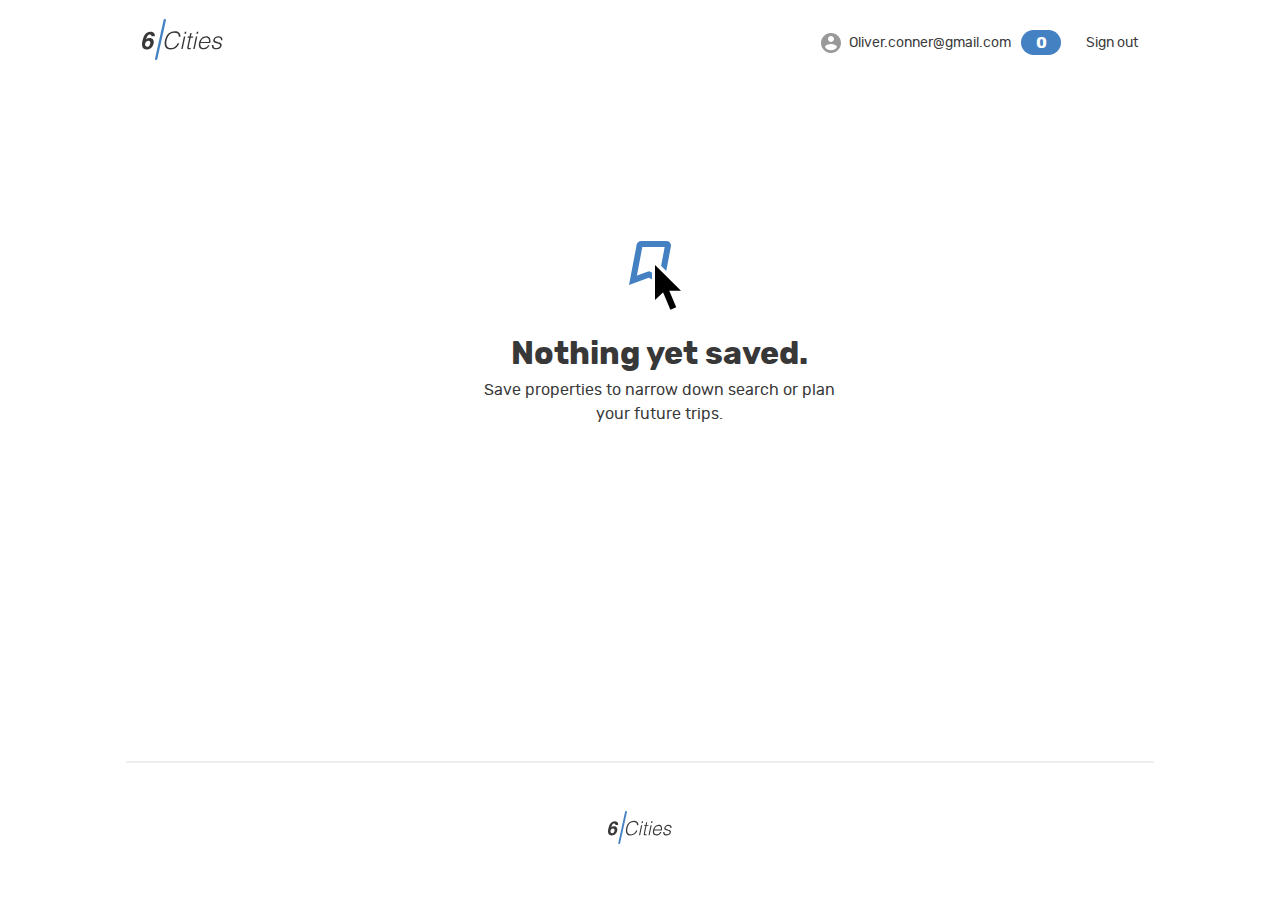
<file: markup/favorites-empty.html>
<!DOCTYPE html>
<html lang="en">
  <head>
    <meta charset="utf-8">
    <meta http-equiv="X-UA-Compatible" content="IE=edge">
    <meta name="viewport" content="width=device-width, initial-scale=1.0">
    <title>6 cities: favorites empty</title>
    <link rel="stylesheet" href="css/main.css">
  </head>

  <body>
    <div style="display: none">
      <!--
        Нет необходимости копировать данный блок в компоненты. Блок с `svg`-изображениями
        присутствует в разметке файла `index.html`.
      -->
      <svg xmlns="http://www.w3.org/2000/svg"><symbol id="icon-arrow-select" viewbox="0 0 7 4"><path fill-rule="evenodd" clip-rule="evenodd" d="M0 0l3.5 2.813L7 0v1.084L3.5 4 0 1.084V0z"></path></symbol><symbol id="icon-bookmark" viewbox="0 0 17 18"><path d="M3.993 2.185l.017-.092V2c0-.554.449-1 .99-1h10c.522 0 .957.41.997.923l-2.736 14.59-4.814-2.407-.39-.195-.408.153L1.31 16.44 3.993 2.185z"></path></symbol><symbol id="icon-star" viewbox="0 0 13 12"><path fill-rule="evenodd" clip-rule="evenodd" d="M6.5 9.644L10.517 12 9.451 7.56 13 4.573l-4.674-.386L6.5 0 4.673 4.187 0 4.573 3.549 7.56 2.483 12 6.5 9.644z"></path></symbol></svg>
    </div>

    <div class="page page--favorites-empty">
      <header class="header">
        <div class="container">
          <div class="header__wrapper">
            <div class="header__left">
              <a class="header__logo-link" href="main.html">
                <img class="header__logo" src="img/logo.svg" alt="6 cities logo" width="81" height="41">
              </a>
            </div>
            <nav class="header__nav">
              <ul class="header__nav-list">
                <li class="header__nav-item user">
                  <a class="header__nav-link header__nav-link--profile" href="#">
                    <div class="header__avatar-wrapper user__avatar-wrapper">
                    </div>
                    <span class="header__user-name user__name">Oliver.conner@gmail.com</span>
                    <span class="header__favorite-count">0</span>
                  </a>
                </li>
                <li class="header__nav-item">
                  <a class="header__nav-link" href="#">
                    <span class="header__signout">Sign out</span>
                  </a>
                </li>
              </ul>
            </nav>
          </div>
        </div>
      </header>

      <main class="page__main page__main--favorites page__main--favorites-empty">
        <div class="page__favorites-container container">
          <section class="favorites favorites--empty">
            <h1 class="visually-hidden">Favorites (empty)</h1>
            <div class="favorites__status-wrapper">
              <b class="favorites__status">Nothing yet saved.</b>
              <p class="favorites__status-description">Save properties to narrow down search or plan your future trips.</p>
            </div>
          </section>
        </div>
      </main>
      <footer class="footer">
        <a class="footer__logo-link" href="main.html">
          <img class="footer__logo" src="img/logo.svg" alt="6 cities logo" width="64" height="33">
        </a>
      </footer>
    </div>
  </body>
</html>
</file>
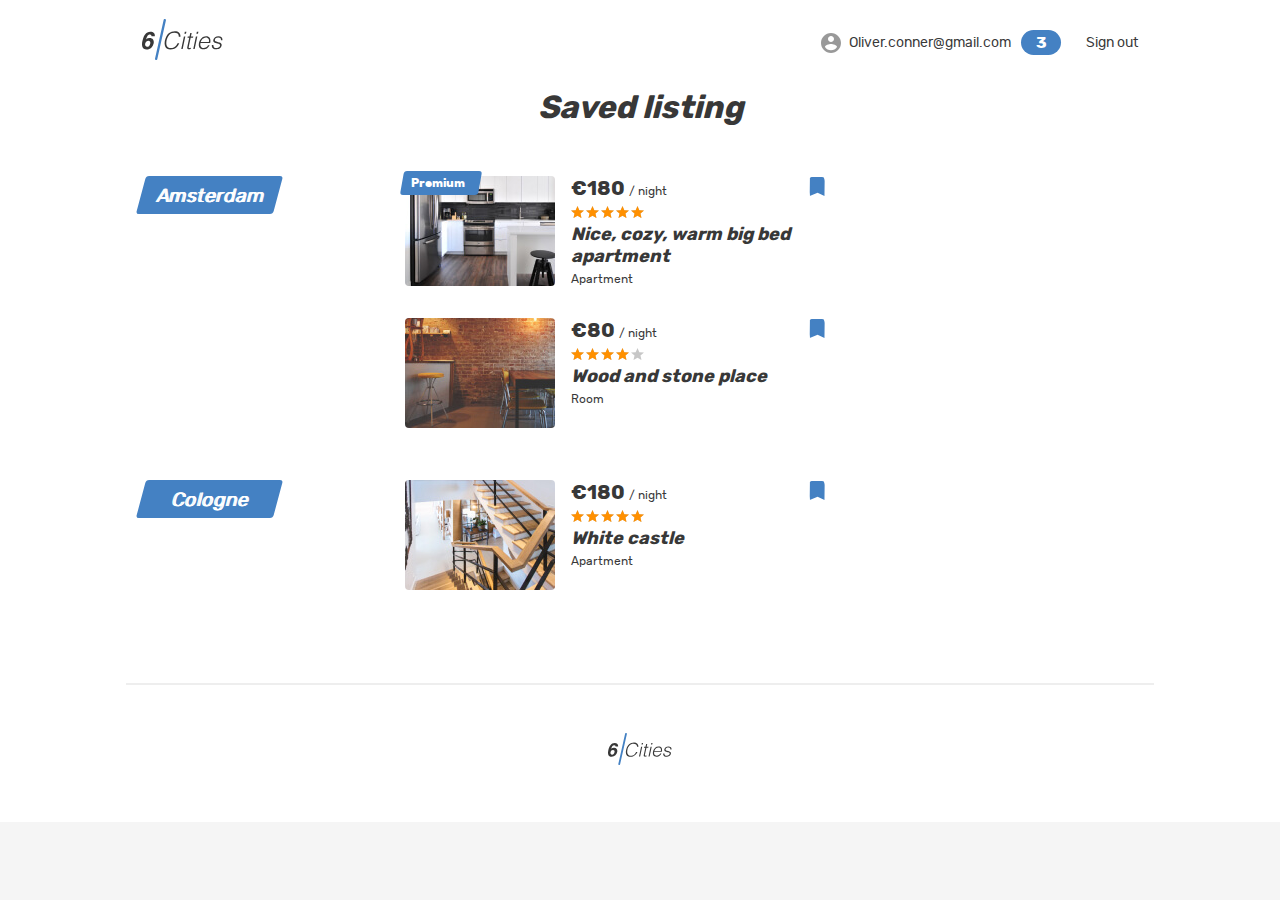
<file: markup/favorites.html>
<!DOCTYPE html>
<html lang="en">
  <head>
    <meta charset="utf-8">
    <meta http-equiv="X-UA-Compatible" content="IE=edge">
    <meta name="viewport" content="width=device-width, initial-scale=1.0">
    <title>6 cities: favorites</title>
    <link rel="stylesheet" href="css/main.css">
  </head>

  <body>
    <div style="display: none">
      <!--
        Нет необходимости копировать данный блок в компоненты. Блок с `svg`-изображениями
        присутствует в разметке файла `index.html`.
      -->
      <svg xmlns="http://www.w3.org/2000/svg"><symbol id="icon-arrow-select" viewbox="0 0 7 4"><path fill-rule="evenodd" clip-rule="evenodd" d="M0 0l3.5 2.813L7 0v1.084L3.5 4 0 1.084V0z"></path></symbol><symbol id="icon-bookmark" viewbox="0 0 17 18"><path d="M3.993 2.185l.017-.092V2c0-.554.449-1 .99-1h10c.522 0 .957.41.997.923l-2.736 14.59-4.814-2.407-.39-.195-.408.153L1.31 16.44 3.993 2.185z"></path></symbol><symbol id="icon-star" viewbox="0 0 13 12"><path fill-rule="evenodd" clip-rule="evenodd" d="M6.5 9.644L10.517 12 9.451 7.56 13 4.573l-4.674-.386L6.5 0 4.673 4.187 0 4.573 3.549 7.56 2.483 12 6.5 9.644z"></path></symbol></svg>
    </div>

    <div class="page">
      <header class="header">
        <div class="container">
          <div class="header__wrapper">
            <div class="header__left">
              <a class="header__logo-link" href="main.html">
                <img class="header__logo" src="img/logo.svg" alt="6 cities logo" width="81" height="41">
              </a>
            </div>
            <nav class="header__nav">
              <ul class="header__nav-list">
                <li class="header__nav-item user">
                  <a class="header__nav-link header__nav-link--profile" href="#">
                    <div class="header__avatar-wrapper user__avatar-wrapper">
                    </div>
                    <span class="header__user-name user__name">Oliver.conner@gmail.com</span>
                    <span class="header__favorite-count">3</span>
                  </a>
                </li>
                <li class="header__nav-item">
                  <a class="header__nav-link" href="#">
                    <span class="header__signout">Sign out</span>
                  </a>
                </li>
              </ul>
            </nav>
          </div>
        </div>
      </header>

      <main class="page__main page__main--favorites">
        <div class="page__favorites-container container">
          <section class="favorites">
            <h1 class="favorites__title">Saved listing</h1>
            <ul class="favorites__list">
              <li class="favorites__locations-items">
                <div class="favorites__locations locations locations--current">
                  <div class="locations__item">
                    <a class="locations__item-link" href="#">
                      <span>Amsterdam</span>
                    </a>
                  </div>
                </div>
                <div class="favorites__places">
                  <article class="favorites__card place-card">
                    <div class="place-card__mark">
                      <span>Premium</span>
                    </div>
                    <div class="favorites__image-wrapper place-card__image-wrapper">
                      <a href="#">
                        <img class="place-card__image" src="img/apartment-small-03.jpg" width="150" height="110" alt="Place image">
                      </a>
                    </div>
                    <div class="favorites__card-info place-card__info">
                      <div class="place-card__price-wrapper">
                        <div class="place-card__price">
                          <b class="place-card__price-value">&euro;180</b>
                          <span class="place-card__price-text">&#47;&nbsp;night</span>
                        </div>
                        <button class="place-card__bookmark-button place-card__bookmark-button--active button" type="button">
                          <svg class="place-card__bookmark-icon" width="18" height="19">
                            <use xlink:href="#icon-bookmark"></use>
                          </svg>
                          <span class="visually-hidden">In bookmarks</span>
                        </button>
                      </div>
                      <div class="place-card__rating rating">
                        <div class="place-card__stars rating__stars">
                          <span style="width: 100%"></span>
                          <span class="visually-hidden">Rating</span>
                        </div>
                      </div>
                      <h2 class="place-card__name">
                        <a href="#">Nice, cozy, warm big bed apartment</a>
                      </h2>
                      <p class="place-card__type">Apartment</p>
                    </div>
                  </article>

                  <article class="favorites__card place-card">
                    <div class="favorites__image-wrapper place-card__image-wrapper">
                      <a href="#">
                        <img class="place-card__image" src="img/room-small.jpg" width="150" height="110" alt="Place image">
                      </a>
                    </div>
                    <div class="favorites__card-info place-card__info">
                      <div class="place-card__price-wrapper">
                        <div class="place-card__price">
                          <b class="place-card__price-value">&euro;80</b>
                          <span class="place-card__price-text">&#47;&nbsp;night</span>
                        </div>
                        <button class="place-card__bookmark-button place-card__bookmark-button--active button" type="button">
                          <svg class="place-card__bookmark-icon" width="18" height="19">
                            <use xlink:href="#icon-bookmark"></use>
                          </svg>
                          <span class="visually-hidden">In bookmarks</span>
                        </button>
                      </div>
                      <div class="place-card__rating rating">
                        <div class="place-card__stars rating__stars">
                          <span style="width: 80%"></span>
                          <span class="visually-hidden">Rating</span>
                        </div>
                      </div>
                      <h2 class="place-card__name">
                        <a href="#">Wood and stone place</a>
                      </h2>
                      <p class="place-card__type">Room</p>
                    </div>
                  </article>
                </div>
              </li>

              <li class="favorites__locations-items">
                <div class="favorites__locations locations locations--current">
                  <div class="locations__item">
                    <a class="locations__item-link" href="#">
                      <span>Cologne</span>
                    </a>
                  </div>
                </div>
                <div class="favorites__places">
                  <article class="favorites__card place-card">
                    <div class="favorites__image-wrapper place-card__image-wrapper">
                      <a href="#">
                        <img class="place-card__image" src="img/apartment-small-04.jpg" width="150" height="110" alt="Place image">
                      </a>
                    </div>
                    <div class="favorites__card-info place-card__info">
                      <div class="place-card__price-wrapper">
                        <div class="place-card__price">
                          <b class="place-card__price-value">&euro;180</b>
                          <span class="place-card__price-text">&#47;&nbsp;night</span>
                        </div>
                        <button class="place-card__bookmark-button place-card__bookmark-button--active button" type="button">
                          <svg class="place-card__bookmark-icon" width="18" height="19">
                            <use xlink:href="#icon-bookmark"></use>
                          </svg>
                          <span class="visually-hidden">In bookmarks</span>
                        </button>
                      </div>
                      <div class="place-card__rating rating">
                        <div class="place-card__stars rating__stars">
                          <span style="width: 100%"></span>
                          <span class="visually-hidden">Rating</span>
                        </div>
                      </div>
                      <h2 class="place-card__name">
                        <a href="#">White castle</a>
                      </h2>
                      <p class="place-card__type">Apartment</p>
                    </div>
                  </article>
                </div>
              </li>
            </ul>
          </section>
        </div>
      </main>
      <footer class="footer container">
        <a class="footer__logo-link" href="main.html">
          <img class="footer__logo" src="img/logo.svg" alt="6 cities logo" width="64" height="33">
        </a>
      </footer>
    </div>
  </body>
</html>
</file>
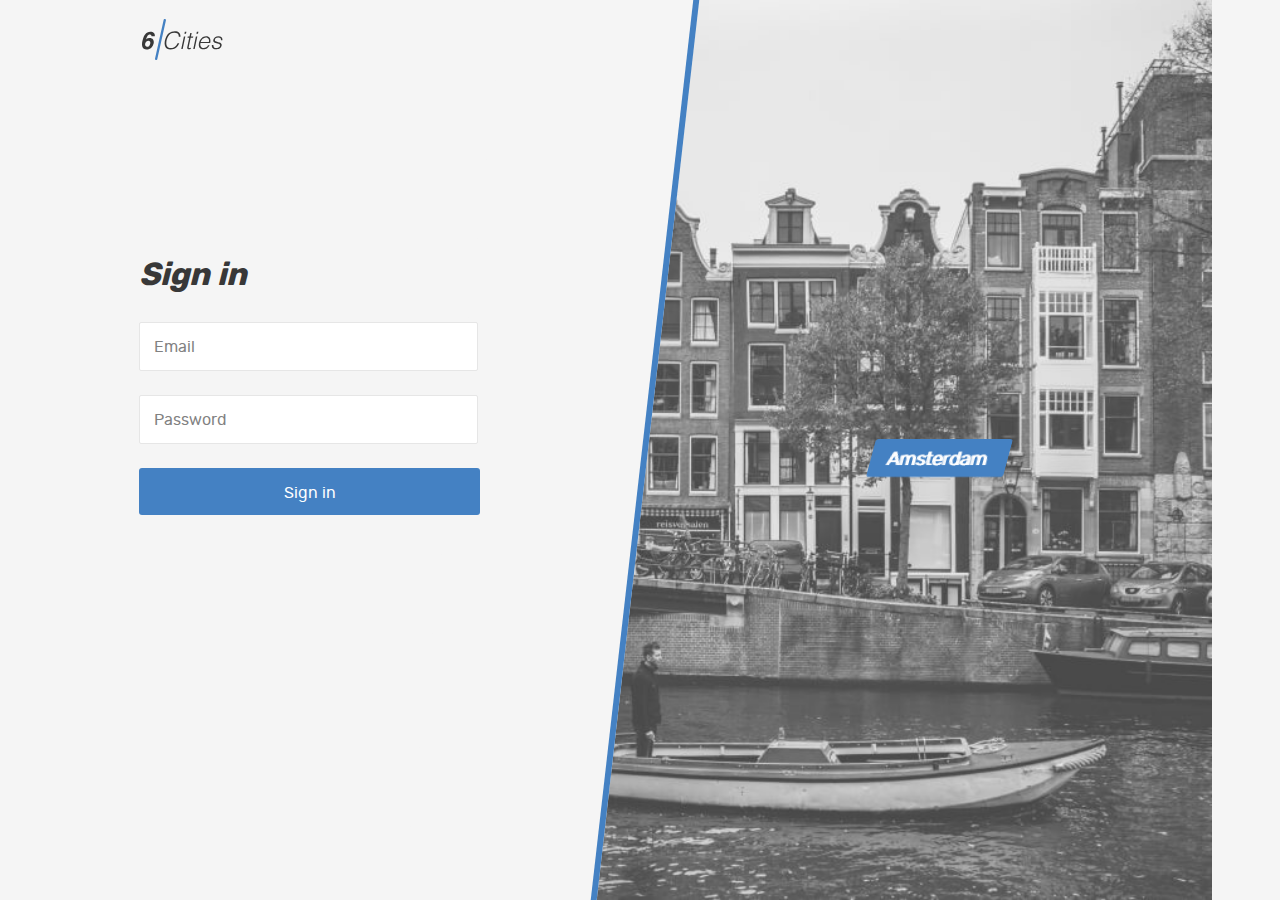
<file: markup/login.html>
<!DOCTYPE html>
<html lang="en">
  <head>
    <meta charset="utf-8">
    <meta http-equiv="X-UA-Compatible" content="IE=edge">
    <meta name="viewport" content="width=device-width, initial-scale=1.0">
    <title>6 cities: authorization</title>
    <link rel="stylesheet" href="css/main.css">
  </head>

  <body>
    <div style="display: none">
      <!--
        Нет необходимости копировать данный блок в компоненты. Блок с `svg`-изображениями
        присутствует в разметке файла `index.html`.
      -->
      <svg xmlns="http://www.w3.org/2000/svg"><symbol id="icon-arrow-select" viewbox="0 0 7 4"><path fill-rule="evenodd" clip-rule="evenodd" d="M0 0l3.5 2.813L7 0v1.084L3.5 4 0 1.084V0z"></path></symbol><symbol id="icon-bookmark" viewbox="0 0 17 18"><path d="M3.993 2.185l.017-.092V2c0-.554.449-1 .99-1h10c.522 0 .957.41.997.923l-2.736 14.59-4.814-2.407-.39-.195-.408.153L1.31 16.44 3.993 2.185z"></path></symbol><symbol id="icon-star" viewbox="0 0 13 12"><path fill-rule="evenodd" clip-rule="evenodd" d="M6.5 9.644L10.517 12 9.451 7.56 13 4.573l-4.674-.386L6.5 0 4.673 4.187 0 4.573 3.549 7.56 2.483 12 6.5 9.644z"></path></symbol></svg>
    </div>

    <div class="page page--gray page--login">
      <header class="header">
        <div class="container">
          <div class="header__wrapper">
            <div class="header__left">
              <a class="header__logo-link" href="main.html">
                <img class="header__logo" src="img/logo.svg" alt="6 cities logo" width="81" height="41">
              </a>
            </div>
          </div>
        </div>
      </header>

      <main class="page__main page__main--login">
        <div class="page__login-container container">
          <section class="login">
            <h1 class="login__title">Sign in</h1>
            <form class="login__form form" action="#" method="post">
              <div class="login__input-wrapper form__input-wrapper">
                <label class="visually-hidden">E-mail</label>
                <input class="login__input form__input" type="email" name="email" placeholder="Email" required="">
              </div>
              <div class="login__input-wrapper form__input-wrapper">
                <label class="visually-hidden">Password</label>
                <input class="login__input form__input" type="password" name="password" placeholder="Password" required="">
              </div>
              <button class="login__submit form__submit button" type="submit">Sign in</button>
            </form>
          </section>
          <section class="locations locations--login locations--current">
            <div class="locations__item">
              <a class="locations__item-link" href="#">
                <span>Amsterdam</span>
              </a>
            </div>
          </section>
        </div>
      </main>
    </div>
  </body>
</html>
</file>
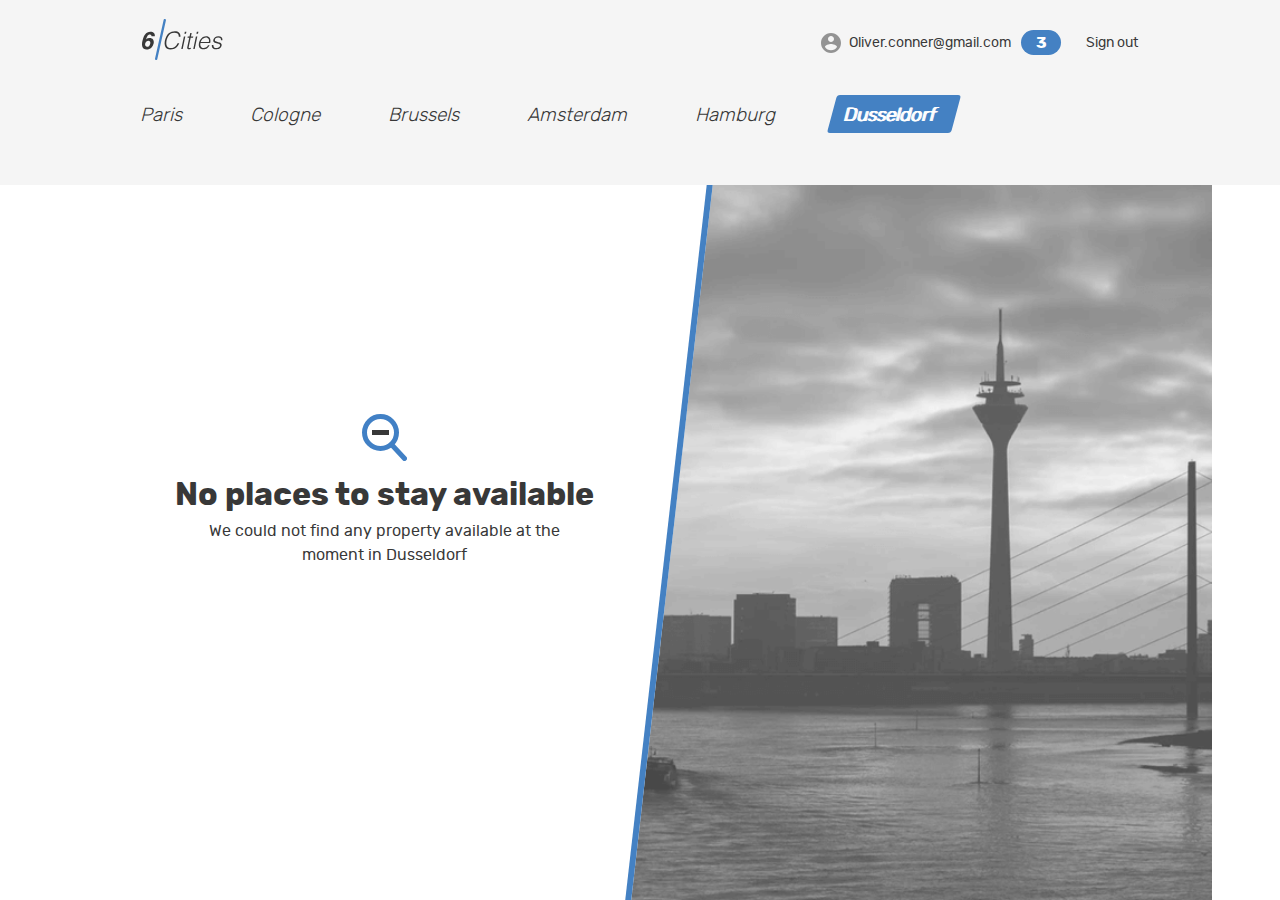
<file: markup/main-empty.html>
<!DOCTYPE html>
<html lang="en">
  <head>
    <meta charset="utf-8">
    <meta http-equiv="X-UA-Compatible" content="IE=edge">
    <meta name="viewport" content="width=device-width, initial-scale=1.0">
    <title>6 cities</title>
    <link rel="stylesheet" href="css/main.css">
  </head>

  <body>
    <div style="display: none">
      <!--
        Нет необходимости копировать данный блок в компоненты. Блок с `svg`-изображениями
        присутствует в разметке файла `index.html`.
      -->
      <svg xmlns="http://www.w3.org/2000/svg"><symbol id="icon-arrow-select" viewbox="0 0 7 4"><path fill-rule="evenodd" clip-rule="evenodd" d="M0 0l3.5 2.813L7 0v1.084L3.5 4 0 1.084V0z"></path></symbol><symbol id="icon-bookmark" viewbox="0 0 17 18"><path d="M3.993 2.185l.017-.092V2c0-.554.449-1 .99-1h10c.522 0 .957.41.997.923l-2.736 14.59-4.814-2.407-.39-.195-.408.153L1.31 16.44 3.993 2.185z"></path></symbol><symbol id="icon-star" viewbox="0 0 13 12"><path fill-rule="evenodd" clip-rule="evenodd" d="M6.5 9.644L10.517 12 9.451 7.56 13 4.573l-4.674-.386L6.5 0 4.673 4.187 0 4.573 3.549 7.56 2.483 12 6.5 9.644z"></path></symbol></svg>
    </div>

    <div class="page page--gray page--main">
      <header class="header">
        <div class="container">
          <div class="header__wrapper">
            <div class="header__left">
              <a class="header__logo-link header__logo-link--active">
                <img class="header__logo" src="img/logo.svg" alt="6 cities logo" width="81" height="41">
              </a>
            </div>
            <nav class="header__nav">
              <ul class="header__nav-list">
                <li class="header__nav-item user">
                  <a class="header__nav-link header__nav-link--profile" href="#">
                    <div class="header__avatar-wrapper user__avatar-wrapper">
                    </div>
                    <span class="header__user-name user__name">Oliver.conner@gmail.com</span>
                    <span class="header__favorite-count">3</span>
                  </a>
                </li>
                <li class="header__nav-item">
                  <a class="header__nav-link" href="#">
                    <span class="header__signout">Sign out</span>
                  </a>
                </li>
              </ul>
            </nav>
          </div>
        </div>
      </header>

      <main class="page__main page__main--index page__main--index-empty">
        <h1 class="visually-hidden">Cities</h1>
        <div class="tabs">
          <section class="locations container">
            <ul class="locations__list tabs__list">
              <li class="locations__item">
                <a class="locations__item-link tabs__item" href="#">
                  <span>Paris</span>
                </a>
              </li>
              <li class="locations__item">
                <a class="locations__item-link tabs__item" href="#">
                  <span>Cologne</span>
                </a>
              </li>
              <li class="locations__item">
                <a class="locations__item-link tabs__item" href="#">
                  <span>Brussels</span>
                </a>
              </li>
              <li class="locations__item">
                <a class="locations__item-link tabs__item">
                  <span>Amsterdam</span>
                </a>
              </li>
              <li class="locations__item">
                <a class="locations__item-link tabs__item" href="#">
                  <span>Hamburg</span>
                </a>
              </li>
              <li class="locations__item">
                <a class="locations__item-link tabs__item tabs__item--active" href="#">
                  <span>Dusseldorf</span>
                </a>
              </li>
            </ul>
          </section>
        </div>
        <div class="cities">
          <div class="cities__places-container cities__places-container--empty container">
            <section class="cities__no-places">
              <div class="cities__status-wrapper tabs__content">
                <b class="cities__status">No places to stay available</b>
                <p class="cities__status-description">We could not find any property available at the moment in Dusseldorf</p>
              </div>
            </section>
            <div class="cities__right-section"></div>
          </div>
        </div>
      </main>
    </div></body>

</html>
</file>
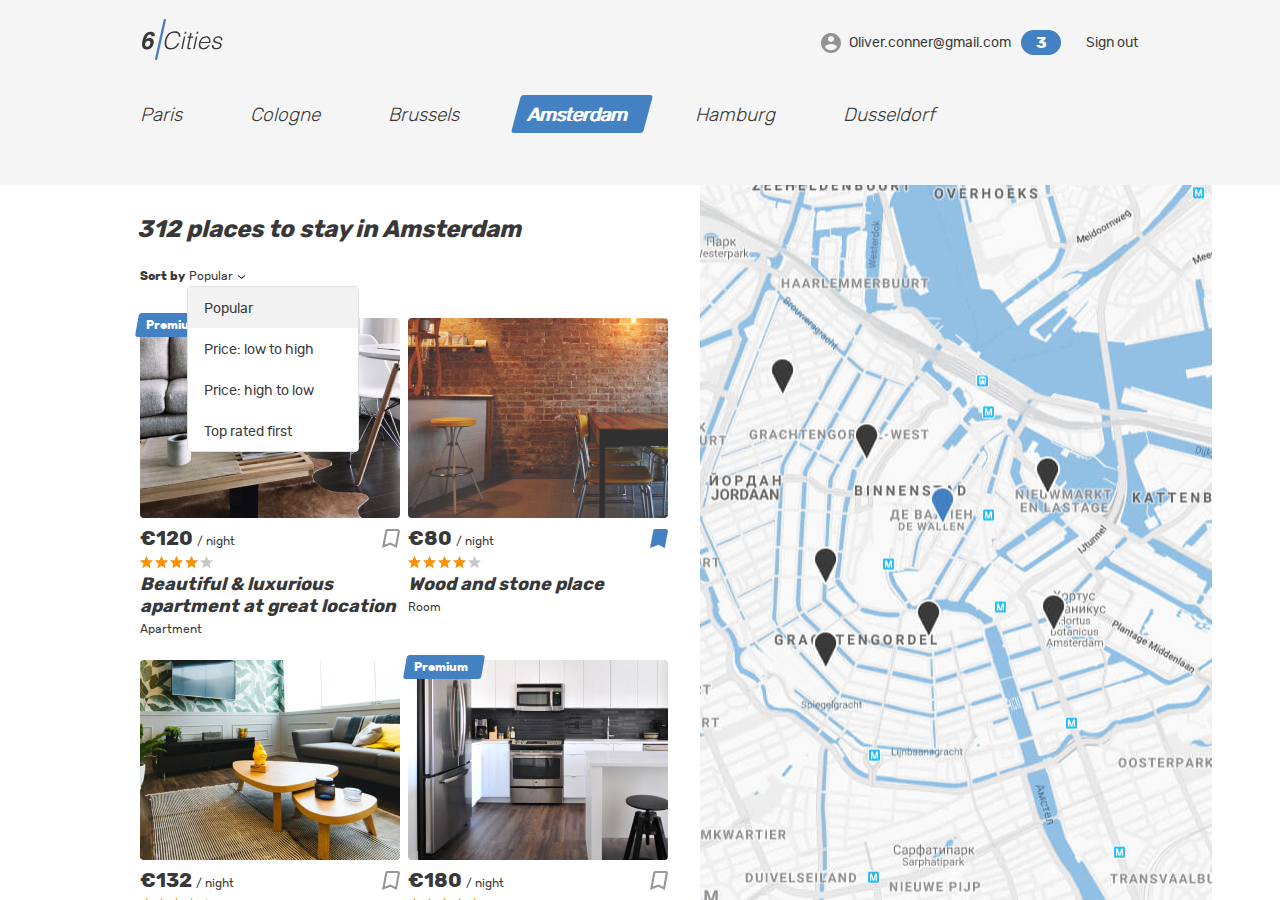
<file: markup/main.html>
<!DOCTYPE html>
<html lang="en">
  <head>
    <meta charset="utf-8">
    <meta http-equiv="X-UA-Compatible" content="IE=edge">
    <meta name="viewport" content="width=device-width, initial-scale=1.0">
    <title>6 cities</title>
    <link rel="stylesheet" href="css/main.css">
  </head>

  <body>
    <div style="display: none">
      <!--
        Нет необходимости копировать данный блок в компоненты. Блок с `svg`-изображениями
        присутствует в разметке файла `index.html`.
      -->
      <svg xmlns="http://www.w3.org/2000/svg"><symbol id="icon-arrow-select" viewbox="0 0 7 4"><path fill-rule="evenodd" clip-rule="evenodd" d="M0 0l3.5 2.813L7 0v1.084L3.5 4 0 1.084V0z"></path></symbol><symbol id="icon-bookmark" viewbox="0 0 17 18"><path d="M3.993 2.185l.017-.092V2c0-.554.449-1 .99-1h10c.522 0 .957.41.997.923l-2.736 14.59-4.814-2.407-.39-.195-.408.153L1.31 16.44 3.993 2.185z"></path></symbol><symbol id="icon-star" viewbox="0 0 13 12"><path fill-rule="evenodd" clip-rule="evenodd" d="M6.5 9.644L10.517 12 9.451 7.56 13 4.573l-4.674-.386L6.5 0 4.673 4.187 0 4.573 3.549 7.56 2.483 12 6.5 9.644z"></path></symbol></svg>
    </div>

    <div class="page page--gray page--main">
      <header class="header">
        <div class="container">
          <div class="header__wrapper">
            <div class="header__left">
              <a class="header__logo-link header__logo-link--active">
                <img class="header__logo" src="img/logo.svg" alt="6 cities logo" width="81" height="41">
              </a>
            </div>
            <nav class="header__nav">
              <ul class="header__nav-list">
                <li class="header__nav-item user">
                  <a class="header__nav-link header__nav-link--profile" href="#">
                    <div class="header__avatar-wrapper user__avatar-wrapper">
                    </div>
                    <span class="header__user-name user__name">Oliver.conner@gmail.com</span>
                    <span class="header__favorite-count">3</span>
                  </a>
                </li>
                <li class="header__nav-item">
                  <a class="header__nav-link" href="#">
                    <span class="header__signout">Sign out</span>
                  </a>
                </li>
              </ul>
            </nav>
          </div>
        </div>
      </header>

      <main class="page__main page__main--index">
        <h1 class="visually-hidden">Cities</h1>
        <div class="tabs">
          <section class="locations container">
            <ul class="locations__list tabs__list">
              <li class="locations__item">
                <a class="locations__item-link tabs__item" href="#">
                  <span>Paris</span>
                </a>
              </li>
              <li class="locations__item">
                <a class="locations__item-link tabs__item" href="#">
                  <span>Cologne</span>
                </a>
              </li>
              <li class="locations__item">
                <a class="locations__item-link tabs__item" href="#">
                  <span>Brussels</span>
                </a>
              </li>
              <li class="locations__item">
                <a class="locations__item-link tabs__item tabs__item--active">
                  <span>Amsterdam</span>
                </a>
              </li>
              <li class="locations__item">
                <a class="locations__item-link tabs__item" href="#">
                  <span>Hamburg</span>
                </a>
              </li>
              <li class="locations__item">
                <a class="locations__item-link tabs__item" href="#">
                  <span>Dusseldorf</span>
                </a>
              </li>
            </ul>
          </section>
        </div>
        <div class="cities">
          <div class="cities__places-container container">
            <section class="cities__places places">
              <h2 class="visually-hidden">Places</h2>
              <b class="places__found">312 places to stay in Amsterdam</b>
              <form class="places__sorting" action="#" method="get">
                <span class="places__sorting-caption">Sort by</span>
                <span class="places__sorting-type" tabindex="0">
                  Popular
                  <svg class="places__sorting-arrow" width="7" height="4">
                    <use xlink:href="#icon-arrow-select"></use>
                  </svg>
                </span>
                <ul class="places__options places__options--custom places__options--opened">
                  <li class="places__option places__option--active" tabindex="0">Popular</li>
                  <li class="places__option" tabindex="0">Price: low to high</li>
                  <li class="places__option" tabindex="0">Price: high to low</li>
                  <li class="places__option" tabindex="0">Top rated first</li>
                </ul>
              </form>
              <div class="cities__places-list places__list tabs__content">
                <article class="cities__card place-card">
                  <div class="place-card__mark">
                    <span>Premium</span>
                  </div>
                  <div class="cities__image-wrapper place-card__image-wrapper">
                    <a href="#">
                      <img class="place-card__image" src="img/apartment-01.jpg" width="260" height="200" alt="Place image">
                    </a>
                  </div>
                  <div class="place-card__info">
                    <div class="place-card__price-wrapper">
                      <div class="place-card__price">
                        <b class="place-card__price-value">&euro;120</b>
                        <span class="place-card__price-text">&#47;&nbsp;night</span>
                      </div>
                      <button class="place-card__bookmark-button button" type="button">
                        <svg class="place-card__bookmark-icon" width="18" height="19">
                          <use xlink:href="#icon-bookmark"></use>
                        </svg>
                        <span class="visually-hidden">To bookmarks</span>
                      </button>
                    </div>
                    <div class="place-card__rating rating">
                      <div class="place-card__stars rating__stars">
                        <span style="width: 80%"></span>
                        <span class="visually-hidden">Rating</span>
                      </div>
                    </div>
                    <h2 class="place-card__name">
                      <a href="#">Beautiful &amp; luxurious apartment at great location</a>
                    </h2>
                    <p class="place-card__type">Apartment</p>
                  </div>
                </article>

                <article class="cities__card place-card">
                  <div class="cities__image-wrapper place-card__image-wrapper">
                    <a href="#">
                      <img class="place-card__image" src="img/room.jpg" width="260" height="200" alt="Place image">
                    </a>
                  </div>
                  <div class="place-card__info">
                    <div class="place-card__price-wrapper">
                      <div class="place-card__price">
                        <b class="place-card__price-value">&euro;80</b>
                        <span class="place-card__price-text">&#47;&nbsp;night</span>
                      </div>
                      <button class="place-card__bookmark-button place-card__bookmark-button--active button" type="button">
                        <svg class="place-card__bookmark-icon" width="18" height="19">
                          <use xlink:href="#icon-bookmark"></use>
                        </svg>
                        <span class="visually-hidden">In bookmarks</span>
                      </button>
                    </div>
                    <div class="place-card__rating rating">
                      <div class="place-card__stars rating__stars">
                        <span style="width: 80%"></span>
                        <span class="visually-hidden">Rating</span>
                      </div>
                    </div>
                    <h2 class="place-card__name">
                      <a href="#">Wood and stone place</a>
                    </h2>
                    <p class="place-card__type">Room</p>
                  </div>
                </article>

                <article class="cities__card place-card">
                  <div class="cities__image-wrapper place-card__image-wrapper">
                    <a href="#">
                      <img class="place-card__image" src="img/apartment-02.jpg" width="260" height="200" alt="Place image">
                    </a>
                  </div>
                  <div class="place-card__info">
                    <div class="place-card__price-wrapper">
                      <div class="place-card__price">
                        <b class="place-card__price-value">&euro;132</b>
                        <span class="place-card__price-text">&#47;&nbsp;night</span>
                      </div>
                      <button class="place-card__bookmark-button button" type="button">
                        <svg class="place-card__bookmark-icon" width="18" height="19">
                          <use xlink:href="#icon-bookmark"></use>
                        </svg>
                        <span class="visually-hidden">To bookmarks</span>
                      </button>
                    </div>
                    <div class="place-card__rating rating">
                      <div class="place-card__stars rating__stars">
                        <span style="width: 80%"></span>
                        <span class="visually-hidden">Rating</span>
                      </div>
                    </div>
                    <h2 class="place-card__name">
                      <a href="#">Canal View Prinsengracht</a>
                    </h2>
                    <p class="place-card__type">Apartment</p>
                  </div>
                </article>

                <article class="cities__card place-card">
                  <div class="place-card__mark">
                    <span>Premium</span>
                  </div>
                  <div class="cities__image-wrapper place-card__image-wrapper">
                    <a href="#">
                      <img class="place-card__image" src="img/apartment-03.jpg" width="260" height="200" alt="Place image">
                    </a>
                  </div>
                  <div class="place-card__info">
                    <div class="place-card__price-wrapper">
                      <div class="place-card__price">
                        <b class="place-card__price-value">&euro;180</b>
                        <span class="place-card__price-text">&#47;&nbsp;night</span>
                      </div>
                      <button class="place-card__bookmark-button button" type="button">
                        <svg class="place-card__bookmark-icon" width="18" height="19">
                          <use xlink:href="#icon-bookmark"></use>
                        </svg>
                        <span class="visually-hidden">To bookmarks</span>
                      </button>
                    </div>
                    <div class="place-card__rating rating">
                      <div class="place-card__stars rating__stars">
                        <span style="width: 100%"></span>
                        <span class="visually-hidden">Rating</span>
                      </div>
                    </div>
                    <h2 class="place-card__name">
                      <a href="#">Nice, cozy, warm big bed apartment</a>
                    </h2>
                    <p class="place-card__type">Apartment</p>
                  </div>
                </article>

                <article class="cities__card place-card">
                  <div class="cities__image-wrapper place-card__image-wrapper">
                    <a href="#">
                      <img class="place-card__image" src="img/room.jpg" width="260" height="200" alt="Place image">
                    </a>
                  </div>
                  <div class="place-card__info">
                    <div class="place-card__price-wrapper">
                      <div class="place-card__price">
                        <b class="place-card__price-value">&euro;80</b>
                        <span class="place-card__price-text">&#47;&nbsp;night</span>
                      </div>
                      <button class="place-card__bookmark-button place-card__bookmark-button--active button" type="button">
                        <svg class="place-card__bookmark-icon" width="18" height="19">
                          <use xlink:href="#icon-bookmark"></use>
                        </svg>
                        <span class="visually-hidden">In bookmarks</span>
                      </button>
                    </div>
                    <div class="place-card__rating rating">
                      <div class="place-card__stars rating__stars">
                        <span style="width: 80%"></span>
                        <span class="visually-hidden">Rating</span>
                      </div>
                    </div>
                    <h2 class="place-card__name">
                      <a href="#">Wood and stone place</a>
                    </h2>
                    <p class="place-card__type">Room</p>
                  </div>
                </article>
              </div>
            </section>
            <div class="cities__right-section">
              <section class="cities__map map"></section>
            </div>
          </div>
        </div>
      </main>
    </div>
  </body>
</html>
</file>
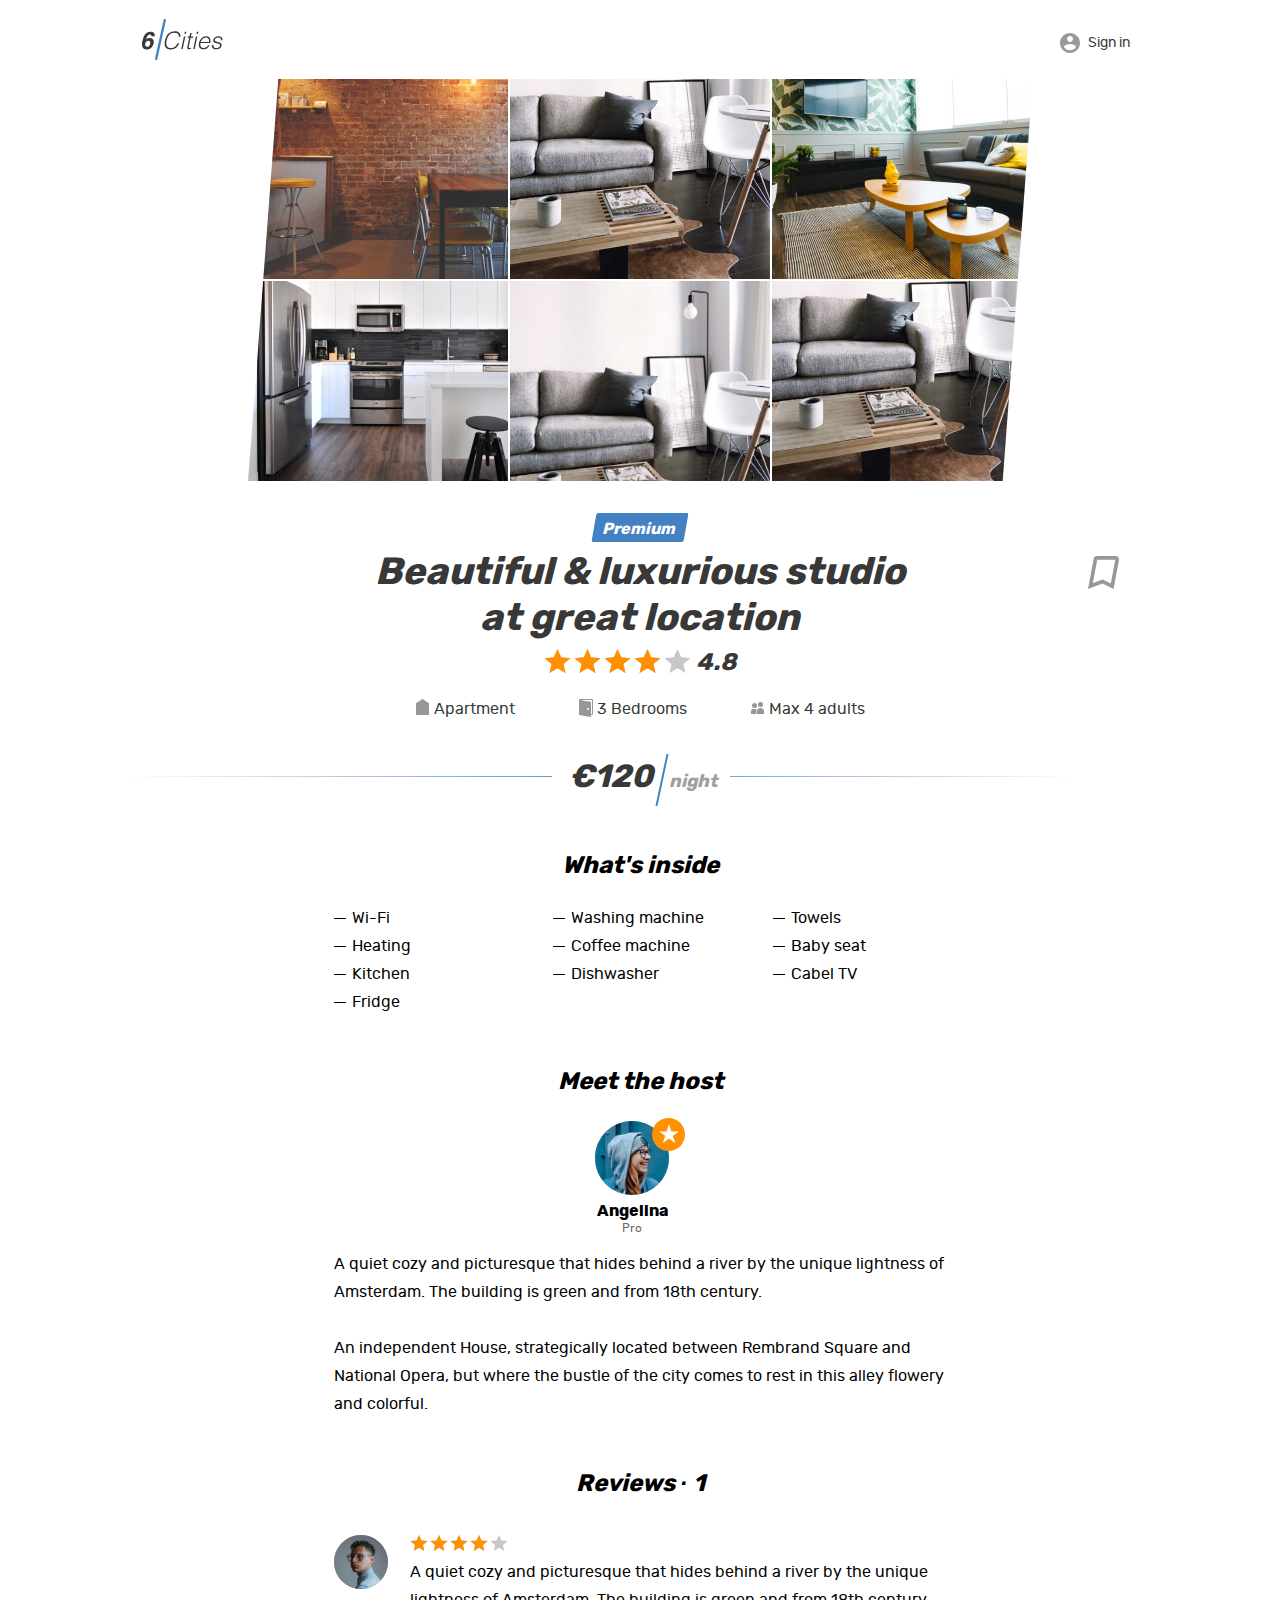
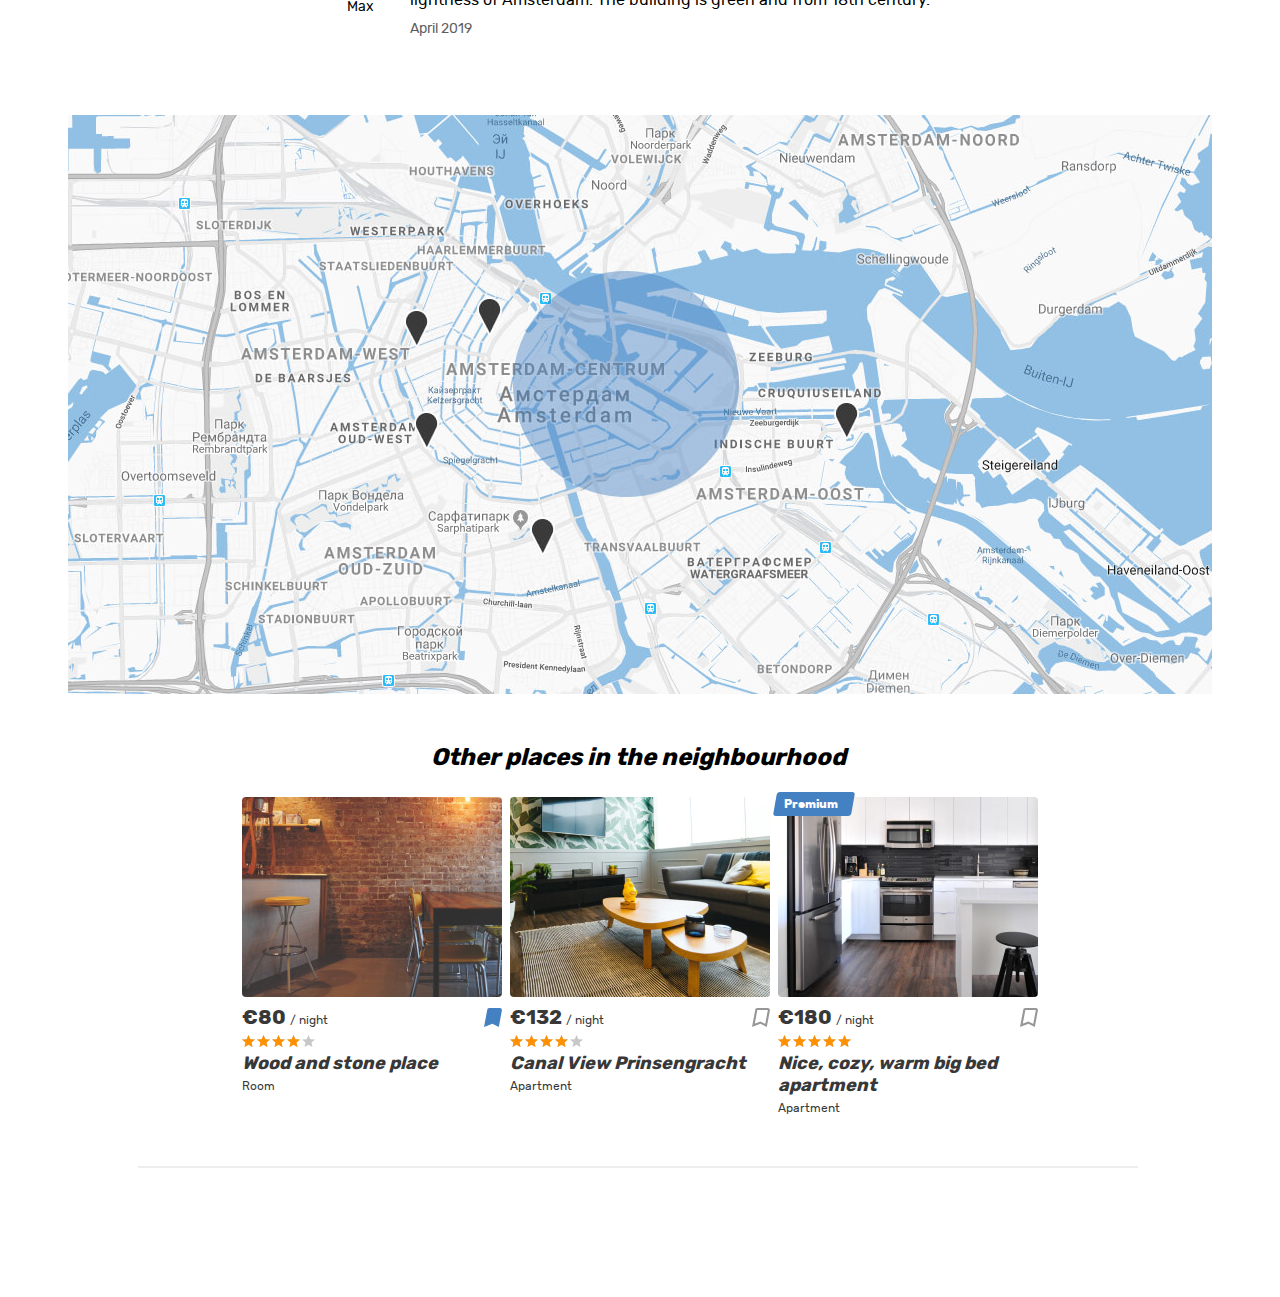
<file: markup/offer-not-logged.html>
<!DOCTYPE html>
<html lang="en">
  <head>
    <meta charset="utf-8">
    <meta http-equiv="X-UA-Compatible" content="IE=edge">
    <meta name="viewport" content="width=device-width, initial-scale=1.0">
    <title>6 cities: offer</title>
    <link rel="stylesheet" href="css/main.css">
  </head>

  <body>
    <div style="display: none">
      <!--
        Нет необходимости копировать данный блок в компоненты. Блок с `svg`-изображениями
        присутствует в разметке файла `index.html`.
      -->
      <svg xmlns="http://www.w3.org/2000/svg"><symbol id="icon-arrow-select" viewbox="0 0 7 4"><path fill-rule="evenodd" clip-rule="evenodd" d="M0 0l3.5 2.813L7 0v1.084L3.5 4 0 1.084V0z"></path></symbol><symbol id="icon-bookmark" viewbox="0 0 17 18"><path d="M3.993 2.185l.017-.092V2c0-.554.449-1 .99-1h10c.522 0 .957.41.997.923l-2.736 14.59-4.814-2.407-.39-.195-.408.153L1.31 16.44 3.993 2.185z"></path></symbol><symbol id="icon-star" viewbox="0 0 13 12"><path fill-rule="evenodd" clip-rule="evenodd" d="M6.5 9.644L10.517 12 9.451 7.56 13 4.573l-4.674-.386L6.5 0 4.673 4.187 0 4.573 3.549 7.56 2.483 12 6.5 9.644z"></path></symbol></svg>
    </div>

    <div class="page">
      <header class="header">
        <div class="container">
          <div class="header__wrapper">
            <div class="header__left">
              <a class="header__logo-link" href="main.html">
                <img class="header__logo" src="img/logo.svg" alt="6 cities logo" width="81" height="41">
              </a>
            </div>
            <nav class="header__nav">
              <ul class="header__nav-list">
                <li class="header__nav-item user">
                  <a class="header__nav-link header__nav-link--profile" href="#">
                    <div class="header__avatar-wrapper user__avatar-wrapper">
                    </div>
                    <span class="header__login">Sign in</span>
                  </a>
                </li>
              </ul>
            </nav>
          </div>
        </div>
      </header>

      <main class="page__main page__main--offer">
        <section class="offer">
          <div class="offer__gallery-container container">
            <div class="offer__gallery">
              <div class="offer__image-wrapper">
                <img class="offer__image" src="img/room.jpg" alt="Photo studio">
              </div>
              <div class="offer__image-wrapper">
                <img class="offer__image" src="img/apartment-01.jpg" alt="Photo studio">
              </div>
              <div class="offer__image-wrapper">
                <img class="offer__image" src="img/apartment-02.jpg" alt="Photo studio">
              </div>
              <div class="offer__image-wrapper">
                <img class="offer__image" src="img/apartment-03.jpg" alt="Photo studio">
              </div>
              <div class="offer__image-wrapper">
                <img class="offer__image" src="img/studio-01.jpg" alt="Photo studio">
              </div>
              <div class="offer__image-wrapper">
                <img class="offer__image" src="img/apartment-01.jpg" alt="Photo studio">
              </div>
            </div>
          </div>
          <div class="offer__container container">
            <div class="offer__wrapper">
              <div class="offer__mark">
                <span>Premium</span>
              </div>
              <div class="offer__name-wrapper">
                <h1 class="offer__name">
                  Beautiful &amp; luxurious studio at great location
                </h1>
                <button class="offer__bookmark-button button" type="button">
                  <svg class="offer__bookmark-icon" width="31" height="33">
                    <use xlink:href="#icon-bookmark"></use>
                  </svg>
                  <span class="visually-hidden">To bookmarks</span>
                </button>
              </div>
              <div class="offer__rating rating">
                <div class="offer__stars rating__stars">
                  <span style="width: 80%"></span>
                  <span class="visually-hidden">Rating</span>
                </div>
                <span class="offer__rating-value rating__value">4.8</span>
              </div>
              <ul class="offer__features">
                <li class="offer__feature offer__feature--entire">
                  Apartment
                </li>
                <li class="offer__feature offer__feature--bedrooms">
                  3 Bedrooms
                </li>
                <li class="offer__feature offer__feature--adults">
                  Max 4 adults
                </li>
              </ul>
              <div class="offer__price">
                <b class="offer__price-value">&euro;120</b>
                <span class="offer__price-text">&nbsp;night</span>
              </div>
              <div class="offer__inside">
                <h2 class="offer__inside-title">What&apos;s inside</h2>
                <ul class="offer__inside-list">
                  <li class="offer__inside-item">
                    Wi-Fi
                  </li>
                  <li class="offer__inside-item">
                    Washing machine
                  </li>
                  <li class="offer__inside-item">
                    Towels
                  </li>
                  <li class="offer__inside-item">
                    Heating
                  </li>
                  <li class="offer__inside-item">
                    Coffee machine
                  </li>
                  <li class="offer__inside-item">
                    Baby seat
                  </li>
                  <li class="offer__inside-item">
                    Kitchen
                  </li>
                  <li class="offer__inside-item">
                    Dishwasher
                  </li>
                  <li class="offer__inside-item">
                    Cabel TV
                  </li>
                  <li class="offer__inside-item">
                    Fridge
                  </li>
                </ul>
              </div>
              <div class="offer__host">
                <h2 class="offer__host-title">Meet the host</h2>
                <div class="offer__host-user user">
                  <div class="offer__avatar-wrapper offer__avatar-wrapper--pro user__avatar-wrapper">
                    <img class="offer__avatar user__avatar" src="img/avatar-angelina.jpg" width="74" height="74" alt="Host avatar">
                  </div>
                  <span class="offer__user-name">
                    Angelina
                  </span>
                  <span class="offer__user-status">
                    Pro
                  </span>
                </div>
                <div class="offer__description">
                  <p class="offer__text">
                    A quiet cozy and picturesque that hides behind a river by the unique lightness of Amsterdam. The building is green and from 18th century.
                  </p>
                  <p class="offer__text">
                    An independent House, strategically located between Rembrand Square and National Opera, but where the bustle of the city comes to rest in this alley flowery and colorful.
                  </p>
                </div>
              </div>
              <section class="offer__reviews reviews">
                <h2 class="reviews__title">Reviews &middot; <span class="reviews__amount">1</span></h2>
                <ul class="reviews__list">
                  <li class="reviews__item">
                    <div class="reviews__user user">
                      <div class="reviews__avatar-wrapper user__avatar-wrapper">
                        <img class="reviews__avatar user__avatar" src="img/avatar-max.jpg" width="54" height="54" alt="Reviews avatar">
                      </div>
                      <span class="reviews__user-name">
                        Max
                      </span>
                    </div>
                    <div class="reviews__info">
                      <div class="reviews__rating rating">
                        <div class="reviews__stars rating__stars">
                          <span style="width: 80%"></span>
                          <span class="visually-hidden">Rating</span>
                        </div>
                      </div>
                      <p class="reviews__text">
                        A quiet cozy and picturesque that hides behind a river by the unique lightness of Amsterdam. The building is green and from 18th century.
                      </p>
                      <time class="reviews__time" datetime="2019-04-24">April 2019</time>
                    </div>
                  </li>
                </ul>
              </section>
            </div>
          </div>
          <section class="offer__map map"></section>
        </section>
        <div class="container">
          <section class="near-places places">
            <h2 class="near-places__title">Other places in the neighbourhood</h2>
            <div class="near-places__list places__list">
              <article class="near-places__card place-card">
                <div class="near-places__image-wrapper place-card__image-wrapper">
                  <a href="#">
                    <img class="place-card__image" src="img/room.jpg" width="260" height="200" alt="Place image">
                  </a>
                </div>
                <div class="place-card__info">
                  <div class="place-card__price-wrapper">
                    <div class="place-card__price">
                      <b class="place-card__price-value">&euro;80</b>
                      <span class="place-card__price-text">&#47;&nbsp;night</span>
                    </div>
                    <button class="place-card__bookmark-button place-card__bookmark-button--active button" type="button">
                      <svg class="place-card__bookmark-icon" width="18" height="19">
                        <use xlink:href="#icon-bookmark"></use>
                      </svg>
                      <span class="visually-hidden">In bookmarks</span>
                    </button>
                  </div>
                  <div class="place-card__rating rating">
                    <div class="place-card__stars rating__stars">
                      <span style="width: 80%"></span>
                      <span class="visually-hidden">Rating</span>
                    </div>
                  </div>
                  <h2 class="place-card__name">
                    <a href="#">Wood and stone place</a>
                  </h2>
                  <p class="place-card__type">Room</p>
                </div>
              </article>

              <article class="near-places__card place-card">
                <div class="near-places__image-wrapper place-card__image-wrapper">
                  <a href="#">
                    <img class="place-card__image" src="img/apartment-02.jpg" width="260" height="200" alt="Place image">
                  </a>
                </div>
                <div class="place-card__info">
                  <div class="place-card__price-wrapper">
                    <div class="place-card__price">
                      <b class="place-card__price-value">&euro;132</b>
                      <span class="place-card__price-text">&#47;&nbsp;night</span>
                    </div>
                    <button class="place-card__bookmark-button button" type="button">
                      <svg class="place-card__bookmark-icon" width="18" height="19">
                        <use xlink:href="#icon-bookmark"></use>
                      </svg>
                      <span class="visually-hidden">To bookmarks</span>
                    </button>
                  </div>
                  <div class="place-card__rating rating">
                    <div class="place-card__stars rating__stars">
                      <span style="width: 80%"></span>
                      <span class="visually-hidden">Rating</span>
                    </div>
                  </div>
                  <h2 class="place-card__name">
                    <a href="#">Canal View Prinsengracht</a>
                  </h2>
                  <p class="place-card__type">Apartment</p>
                </div>
              </article>

              <article class="near-places__card place-card">
                <div class="place-card__mark">
                  <span>Premium</span>
                </div>
                <div class="near-places__image-wrapper place-card__image-wrapper">
                  <a href="#">
                    <img class="place-card__image" src="img/apartment-03.jpg" width="260" height="200" alt="Place image">
                  </a>
                </div>
                <div class="place-card__info">
                  <div class="place-card__price-wrapper">
                    <div class="place-card__price">
                      <b class="place-card__price-value">&euro;180</b>
                      <span class="place-card__price-text">&#47;&nbsp;night</span>
                    </div>
                    <button class="place-card__bookmark-button button" type="button">
                      <svg class="place-card__bookmark-icon" width="18" height="19">
                        <use xlink:href="#icon-bookmark"></use>
                      </svg>
                      <span class="visually-hidden">To bookmarks</span>
                    </button>
                  </div>
                  <div class="place-card__rating rating">
                    <div class="place-card__stars rating__stars">
                      <span style="width: 100%"></span>
                      <span class="visually-hidden">Rating</span>
                    </div>
                  </div>
                  <h2 class="place-card__name">
                    <a href="#">Nice, cozy, warm big bed apartment</a>
                  </h2>
                  <p class="place-card__type">Apartment</p>
                </div>
              </article>
            </div>
          </section>
        </div>
      </main>
    </div>
  </body>
</html>
</file>
<file: markup/css/main.css>
/*! normalize.css v8.0.1 | MIT License | github.com/necolas/normalize.css */html{line-height:1.15;-webkit-text-size-adjust:100%}body{margin:0}main{display:block}h1{font-size:2em;margin:.67em 0}hr{-webkit-box-sizing:content-box;box-sizing:content-box;height:0;overflow:visible}pre{font-family:monospace,monospace;font-size:1em}a{background-color:transparent}abbr[title]{border-bottom:none;text-decoration:underline;-webkit-text-decoration:underline dotted;text-decoration:underline dotted}b,strong{font-weight:bolder}code,kbd,samp{font-family:monospace,monospace;font-size:1em}small{font-size:80%}sub,sup{font-size:75%;line-height:0;position:relative;vertical-align:baseline}sub{bottom:-.25em}sup{top:-.5em}img{border-style:none}button,input,optgroup,select,textarea{font-family:inherit;font-size:100%;line-height:1.15;margin:0}button,input{overflow:visible}button,select{text-transform:none}[type=button],[type=reset],[type=submit],button{-webkit-appearance:button}[type=button]::-moz-focus-inner,[type=reset]::-moz-focus-inner,[type=submit]::-moz-focus-inner,button::-moz-focus-inner{border-style:none;padding:0}[type=button]:-moz-focusring,[type=reset]:-moz-focusring,[type=submit]:-moz-focusring,button:-moz-focusring{outline:1px dotted ButtonText}fieldset{padding:.35em .75em .625em}legend{-webkit-box-sizing:border-box;box-sizing:border-box;color:inherit;display:table;max-width:100%;padding:0;white-space:normal}progress{vertical-align:baseline}textarea{overflow:auto}[type=checkbox],[type=radio]{-webkit-box-sizing:border-box;box-sizing:border-box;padding:0}[type=number]::-webkit-inner-spin-button,[type=number]::-webkit-outer-spin-button{height:auto}[type=search]{-webkit-appearance:textfield;outline-offset:-2px}[type=search]::-webkit-search-decoration{-webkit-appearance:none}::-webkit-file-upload-button{-webkit-appearance:button;font:inherit}details{display:block}summary{display:list-item}template{display:none}[hidden]{display:none}@font-face{font-family:rubik;font-style:normal;font-weight:300;src:url(../fonts/rubik-light.woff2) format("woff2"),url(../fonts/rubik-light.woff) format("woff"),url(../fonts/rubik-light.ttf) format("truetype");font-display:swap}@font-face{font-family:rubik;font-style:normal;font-weight:400;src:url(../fonts/rubik-regular.woff2) format("woff2"),url(../fonts/rubik-regular.woff) format("woff"),url(../fonts/rubik-regular.ttf) format("truetype");font-display:swap}@font-face{font-family:rubik;font-style:normal;font-weight:500;src:url(../fonts/rubik-medium.woff2) format("woff2"),url(../fonts/rubik-medium.woff) format("woff"),url(../fonts/rubik-medium.ttf) format("truetype");font-display:swap}@font-face{font-family:rubik;font-style:normal;font-weight:700;src:url(../fonts/rubik-bold.woff2) format("woff2"),url(../fonts/rubik-bold.woff) format("woff"),url(../fonts/rubik-bold.ttf) format("truetype");font-display:swap}body,html{width:100%;min-width:1144px;margin:0;padding:0;font-family:rubik,arial,sans-serif;font-weight:400;font-style:normal;font-size:16px;line-height:1.15;color:#383838;background-color:#f5f5f5;-webkit-font-smoothing:antialiased;font-smoothing:antialiased;-webkit-box-sizing:border-box;box-sizing:border-box}*,::after,::before{-webkit-box-sizing:inherit;box-sizing:inherit}a{color:inherit;text-decoration:none;-webkit-transition:color .3s,opacity .3s;transition:color .3s,opacity .3s;cursor:pointer;outline:0}textarea{resize:none}img{max-width:100%;height:auto}.visually-hidden{position:absolute;width:1px;height:1px;margin:-1px;border:0;padding:0;white-space:nowrap;-webkit-clip-path:inset(100%);clip-path:inset(100%);clip:rect(0 0 0 0);overflow:hidden}.container{width:1144px;margin-left:auto;margin-right:auto;padding-left:58px;padding-right:58px}.button{padding:0;background:0 0;border:none;text-decoration:none;cursor:pointer;display:inline-block;font:inherit;text-align:center;word-break:break-word;word-wrap:wrap;overflow-wrap:break-word;-webkit-transition:color .3s,background-color .3s;transition:color .3s,background-color .3s;outline:0}.page{background-color:#fff}.page--login{display:-webkit-box;display:-ms-flexbox;display:flex;-webkit-box-orient:vertical;-webkit-box-direction:normal;-ms-flex-direction:column;flex-direction:column;width:1144px;margin-left:auto;margin-right:auto;background-image:linear-gradient(to right,#f5f5f5 509px,transparent 509px),url(../img/amsterdam.jpg);background-position:top left,right top;height:100vh;background-size:auto,auto 100%;background-repeat:no-repeat,no-repeat;overflow:hidden}@media (-webkit-min-device-pixel-ratio:1.5),(min-resolution:144dpi),(min-resolution:1.5dppx){.page--login{background-image:linear-gradient(to right,#f5f5f5 509px,transparent 509px),url(../img/amsterdam@2x.jpg)}}@media (max-height:720px){.page--login{background-size:auto,auto 715px}}.page--favorites-empty{display:-webkit-box;display:-ms-flexbox;display:flex;-webkit-box-orient:vertical;-webkit-box-direction:normal;-ms-flex-direction:column;flex-direction:column;height:100vh}.page--main{display:-webkit-box;display:-ms-flexbox;display:flex;-webkit-box-orient:vertical;-webkit-box-direction:normal;-ms-flex-direction:column;flex-direction:column;height:100vh}.page--gray{background-color:#f5f5f5}.page__main--offer{padding-bottom:129px}.page__main--login{display:-webkit-box;display:-ms-flexbox;display:flex;-webkit-box-flex:1;-ms-flex-positive:1;flex-grow:1}.page__main--favorites{padding-top:11px}.page__main--favorites-empty{display:-webkit-box;display:-ms-flexbox;display:flex;-webkit-box-flex:1;-ms-flex-positive:1;flex-grow:1}.page__main--favorites-empty .page__favorites-container{display:-webkit-box;display:-ms-flexbox;display:flex}.page__main--index{display:-webkit-box;display:-ms-flexbox;display:flex;-webkit-box-flex:1;-ms-flex-positive:1;flex-grow:1;-webkit-box-orient:vertical;-webkit-box-direction:normal;-ms-flex-direction:column;flex-direction:column;overflow-y:hidden}.page__login-container{display:-webkit-box;display:-ms-flexbox;display:flex}.header__wrapper{display:-webkit-box;display:-ms-flexbox;display:flex;-webkit-box-align:start;-ms-flex-align:start;align-items:flex-start;padding:19px 16px 0}.header__left{display:-webkit-box;display:-ms-flexbox;display:flex;-ms-flex-wrap:wrap;flex-wrap:wrap;-ms-flex-negative:0;flex-shrink:0;margin-right:auto}.header__logo-link{margin-bottom:15px}.header__logo-link:not(.header__logo-link--active):focus,.header__logo-link:not(.header__logo-link--active):hover{opacity:.5}.header__nav{display:-webkit-box;display:-ms-flexbox;display:flex;-ms-flex-negative:0;flex-shrink:0;-ms-flex-wrap:wrap;flex-wrap:wrap;margin-top:11px;margin-left:30px}.header__nav-list{margin:0;padding:0;list-style:none;display:-webkit-box;display:-ms-flexbox;display:flex;-ms-flex-wrap:wrap;flex-wrap:wrap;-webkit-box-align:start;-ms-flex-align:start;align-items:flex-start}.header__nav-item{display:-webkit-box;display:-ms-flexbox;display:flex;min-height:25px;margin-bottom:15px}.header__nav-item:not(:last-child){margin-right:15px}.header__nav-link{display:-webkit-box;display:-ms-flexbox;display:flex;position:relative;-webkit-box-align:center;-ms-flex-align:center;align-items:center;font-size:14px;line-height:1.2143;-webkit-transition:text-shadow .3s;transition:text-shadow .3s}.header__nav-link:focus,.header__nav-link:hover{text-shadow:.5px 0 0,-.5px 0 0}.header__avatar-wrapper{width:20px;height:20px;margin-right:8px}.header__login{padding-top:2px;padding-right:8px}.header__signout,.header__user-name{padding-top:2px}.header__favorite-count{display:inline-block;min-width:40px;height:25px;margin:0 10px;padding:5px;font-size:16px;font-weight:600;line-height:16px;text-align:center;color:#fff;background:#4481c3;border-radius:15px}.user__avatar-wrapper{background-image:url(../img/avatar.svg);background-size:100%;background-repeat:no-repeat}.user__avatar{border-radius:50%}.rating__stars{position:relative;display:block;font-size:0}.rating__stars::before{content:"";display:inline-block;height:100%;background:url(../img/stars.svg) transparent no-repeat center}.rating__stars span{position:absolute;top:0;left:0;display:inline-block;height:100%;overflow:hidden}.rating__stars span::before{content:"";display:inline-block;height:100%;background:url(../img/stars-active.svg) transparent no-repeat center}.cities{display:-webkit-box;display:-ms-flexbox;display:flex;-webkit-box-flex:1;-ms-flex-positive:1;flex-grow:1;background-color:#fff;overflow-y:hidden}.cities__places-container{display:-webkit-box;display:-ms-flexbox;display:flex;padding-right:0}.cities__places-container--empty{padding-right:0}.cities__no-places{position:relative;width:498px;padding-left:18px}.cities__no-places::after{content:"";position:absolute;width:12.06vh;min-width:100px;max-width:120px;height:100%;bottom:0;right:-48px;background-color:#fff;border-right:6px solid #4481c3;-webkit-transform:skew(-6.5deg);transform:skew(-6.5deg)}.cities__places{width:572px;margin-top:2px;margin-right:2px;padding-top:29px;padding-bottom:7px;padding-left:9px;overflow-y:auto}.cities__places-list{display:-webkit-box;display:-ms-flexbox;display:flex;-ms-flex-wrap:wrap;flex-wrap:wrap;margin-left:-8px;padding-left:5px}.cities__card{width:260px;margin-left:8px;margin-bottom:24px}.page__main--index-empty .cities__right-section{background-image:url(../img/no-places@2x.png);background-size:auto 119%;background-repeat:no-repeat;background-position:right 100%}@media (-webkit-min-device-pixel-ratio:1.5),(min-resolution:144dpi),(min-resolution:1.5dppx){.page__main--index-empty .cities__right-section{background-image:url(../img/no-places@2x.png)}}@media (max-height:780px){.page__main--index-empty .cities__right-section{background-position:right center;background-size:100% auto}}.cities__right-section{display:-webkit-box;display:-ms-flexbox;display:flex;-webkit-box-flex:1;-ms-flex-positive:1;flex-grow:1}.cities__map{width:100%;-ms-flex-item-align:stretch;align-self:stretch;background-image:url(../img/map.jpg);background-size:682px auto;background-repeat:no-repeat;background-position:-170px center}@media (-webkit-min-device-pixel-ratio:1.5),(min-resolution:144dpi),(min-resolution:1.5dppx){.cities__map{background-image:url(../img/map@2x.jpg);background-size:682px 794px}}@media (min-height:980px){.cities__map{background-size:cover}}.cities__status-wrapper{position:relative;z-index:1;width:auto;margin-top:25.4vh;margin-right:auto;margin-left:auto;padding-top:62px;text-align:center;background-image:url(../img/ico-no-results.svg);background-size:45px 47px;background-position:center top;background-repeat:no-repeat}.cities__status{display:block;margin-bottom:5px;font-size:32px;line-height:1.1875}.cities__status-description{margin-top:0;margin-bottom:0;padding:0 45px;font-size:16px;line-height:1.5}.locations--login{display:-webkit-box;display:-ms-flexbox;display:flex;-webkit-box-pack:center;-ms-flex-pack:center;justify-content:center;-webkit-box-align:center;-ms-flex-align:center;align-items:center;-webkit-box-flex:1;-ms-flex-positive:1;flex-grow:1;padding:0 51px 63px 130px}.locations--login .locations__item-link{padding:9px 21px 6px 16px;-webkit-backface-visibility:hidden;backface-visibility:hidden}.locations--current .locations__item{margin:0}.locations--current .locations__item-link{color:#fff;background-color:#4481c3;text-shadow:1px 0 0,.5px 0 0,-1px 0 0}.locations__list{margin:0;padding:0;list-style:none;display:-webkit-box;display:-ms-flexbox;display:flex;-ms-flex-wrap:wrap;flex-wrap:wrap;-webkit-box-align:start;-ms-flex-align:start;align-items:flex-start;padding:16px 3px 33px}.locations__item{display:block;margin-right:36px;margin-bottom:19px}.favorites__locations .locations__item-link{min-width:137px;padding:9px 14px 6px 15px;text-align:center;letter-spacing:.9px}.locations__item-link{display:block;padding:9px 21px 6px 11px;font-size:19px;line-height:1.211;font-weight:300;font-style:oblique;-webkit-transform:skew(-15deg);transform:skew(-15deg);border-radius:3px;-webkit-transition:background .3s,color .3s,text-shadow .3s;transition:background .3s,color .3s,text-shadow .3s}.locations__item-link span{display:block;-webkit-transform:skew(15deg);transform:skew(15deg)}.locations__item-link:focus,.locations__item-link:hover{text-shadow:1px 0 0,.5px 0 0,-1px 0 0}.locations__item-link.tabs__item--active{text-shadow:1px 0 0,.5px 0 0,-1px 0 0;color:#fff;background-color:#4481c3}.places__found{display:block;margin-bottom:22px;padding-left:2px;font-size:24px;line-height:1.167;font-weight:700;font-style:oblique}.places__sorting{position:relative;margin-bottom:33px;padding-left:5px}.places__sorting-arrow{position:absolute;top:55%;-webkit-transform:translateY(-50%);transform:translateY(-50%);right:0;fill:#0d0d0d}.places__options{margin:0;padding:0;list-style:none;background-color:#fff;border:1px solid #dfdfdf;border-radius:4px}.places__options--custom{position:absolute;top:calc(100% + 1px);left:52px;z-index:1;display:none}.places__options--opened{display:block}.places__option{min-width:170px;padding:14px 16px 10px;font-size:14px;line-height:1.2143;-webkit-transition:background .3s;transition:background .3s;outline:0;cursor:pointer}.places__option--active,.places__option:focus,.places__option:hover{background-color:#f2f2f2}.places__option:selected{background-color:#f2f2f2}.places__sorting-caption{font-size:12px;line-height:1.167;font-weight:700}.places__sorting-type{position:relative;display:inline-block;padding-right:12px;font-size:12px;line-height:1.167;cursor:pointer}.place-card{position:relative}.place-card:hover{opacity:.6}.place-card__image-wrapper{margin-bottom:9px}.place-card__image{display:block;border-radius:4px}.place-card__info{-webkit-box-flex:1;-ms-flex-positive:1;flex-grow:1}.place-card__price-wrapper{display:-webkit-box;display:-ms-flexbox;display:flex;-webkit-box-align:start;-ms-flex-align:start;align-items:flex-start;-webkit-box-pack:justify;-ms-flex-pack:justify;justify-content:space-between;margin-bottom:5px}.place-card__price{margin-right:20px}.favorites__card .place-card__bookmark-button{margin-top:0;-webkit-transform:skew(10deg);transform:skew(10deg)}.place-card__bookmark-button{-ms-flex-negative:0;flex-shrink:0;width:18px;height:19px;margin-top:2px}.place-card__bookmark-button:focus .place-card__bookmark-icon,.place-card__bookmark-button:hover .place-card__bookmark-icon{stroke:#4481c3}.place-card__bookmark-button--active .place-card__bookmark-icon{stroke:#4481c3;fill:#4481c3}.place-card__bookmark-icon{fill:none;stroke:#979797;stroke-width:2;-webkit-transition:fill .3s,stroke .3s;transition:fill .3s,stroke .3s}.place-card__price-value{font-size:20px;line-height:1.2;font-weight:700}.place-card__price-text{font-size:12px;line-height:1.1667}.place-card__rating{margin-bottom:6px}.place-card__stars{width:73px;height:12px}.place-card__stars::before{width:73px;background-size:73px 12px}.place-card__stars span{width:0%}.place-card__stars span::before{width:73px;background-size:73px 12px}.place-card__name{margin-top:0;margin-bottom:4px;font-size:18px;line-height:1.223;font-weight:700;font-style:oblique}.place-card__name a{display:inline-block}.place-card__name a:focus,.place-card__name a:hover{opacity:.7}.place-card__type{margin-top:0;margin-bottom:0;font-size:12px;line-height:1.1667}.place-card__mark{position:absolute;top:-5px;left:-3px;padding:5px 15px 5px 9px;font-size:12px;line-height:1.1667;font-weight:700;color:#fff;background-color:#4481c3;-webkit-transform:skew(-10deg);transform:skew(-10deg);border-radius:3px}.place-card__mark span{display:block;-webkit-transform:skew(10deg);transform:skew(10deg)}.offer__gallery-container{padding-left:52px;padding-right:52px}.offer__gallery{position:relative;display:-webkit-box;display:-ms-flexbox;display:flex;-webkit-box-align:start;-ms-flex-align:start;align-items:flex-start;-ms-flex-wrap:wrap;flex-wrap:wrap;-webkit-box-pack:center;-ms-flex-pack:center;justify-content:center;width:785px;margin-right:auto;margin-left:auto;max-height:452px;margin-bottom:30px;overflow:hidden}.offer__gallery::before{content:"";position:absolute;top:-1px;left:0;width:34px;height:100%;background-image:url(../img/triangle.svg);background-repeat:no-repeat;background-size:34px 452px;-webkit-transform:rotate(180deg);transform:rotate(180deg)}.offer__gallery::after{content:"";position:absolute;top:-1px;right:0;width:34px;height:100%;background-image:url(../img/triangle.svg);background-repeat:no-repeat;background-size:34px 452px}.offer__image-wrapper{display:-webkit-box;display:-ms-flexbox;display:flex;-webkit-box-pack:center;-ms-flex-pack:center;justify-content:center;-webkit-box-align:center;-ms-flex-align:center;align-items:center;margin-bottom:2px;margin-right:2px;width:260px;height:200px;overflow:hidden}.offer__image-wrapper:nth-child(3n){margin-right:0}.offer__image{display:block;min-width:100%;min-height:100%;-webkit-box-flex:1;-ms-flex-positive:1;flex-grow:1}.offer__container{position:relative;overflow-x:hidden}.offer__wrapper{display:-webkit-box;display:-ms-flexbox;display:flex;-webkit-box-orient:vertical;-webkit-box-direction:normal;-ms-flex-direction:column;flex-direction:column;-webkit-box-align:center;-ms-flex-align:center;align-items:center;max-width:613px;margin-right:auto;margin-left:auto}.offer__mark{margin-bottom:8px;padding:7px 11px 3px 8px;font-size:16px;line-height:1.1875;font-weight:700;font-style:oblique;color:#fff;background-color:#4481c3;-webkit-transform:skew(-10deg);transform:skew(-10deg);border-radius:2px;background-color:#4481c3}.offer__mark span{display:block;-webkit-transform:skew(10deg);transform:skew(10deg)}.offer__name{margin-top:0;margin-bottom:7px;padding:0 28px;font-size:38px;line-height:1.21053;font-weight:700;font-style:oblique;text-align:center}.offer__bookmark-button{position:absolute;top:41px;right:93px;width:31px;height:33px;margin-top:2px}.offer__bookmark-button:focus .offer__bookmark-icon,.offer__bookmark-button:hover .offer__bookmark-icon{stroke:#4481c3}.offer__bookmark-button--active .offer__bookmark-icon{stroke:#4481c3;fill:#4481c3}.offer__bookmark-icon{fill:none;stroke:#979797;stroke-width:2;-webkit-transition:fill .3s,stroke .3s;transition:fill .3s,stroke .3s}.offer__rating{display:-webkit-box;display:-ms-flexbox;display:flex;-webkit-box-align:start;-ms-flex-align:start;align-items:flex-start;margin-bottom:24px}.offer__stars{width:147px;height:24px}.offer__stars::before{width:147px;background-size:147px 24px}.offer__stars span{width:0%}.offer__stars span::before{width:147px;background-size:147px 24px}.offer__rating-value{margin-left:5px;padding-top:2px;font-size:24px;line-height:1;font-weight:700;font-style:oblique}.offer__features{margin:0;padding:0;list-style:none;display:-webkit-box;display:-ms-flexbox;display:flex;margin-bottom:38px;margin-left:-64px}.offer__feature{margin-left:64px;padding-left:18px;font-size:16px;line-height:1.3;background-repeat:no-repeat}.offer__feature--entire{background-image:url(../img/ico-place.svg);background-size:13px 16px}.offer__feature--bedrooms{background-image:url(../img/ico-bedrooms.svg);background-size:14px 18px}.offer__feature--adults{background-image:url(../img/ico-adults.svg);background-size:13px 12px;background-position:left 3px}.offer__price{position:relative;margin-bottom:56px}.offer__price::before{content:"";position:absolute;top:18px;left:calc(100% + 12px);width:345px;height:1px;background-image:-webkit-gradient(linear,right top,left top,from(rgba(255,255,255,.01)),to(#7ca7d5));background-image:linear-gradient(to left,rgba(255,255,255,.01),#7ca7d5)}.offer__price::after{content:"";position:absolute;top:18px;right:calc(100% + 11px);width:425px;height:1px;background-image:-webkit-gradient(linear,left top,right top,from(rgba(255,255,255,.01)),to(#6899ce));background-image:linear-gradient(to right,rgba(255,255,255,.01),#6899ce)}.offer__price-value{position:relative;padding-right:8px;padding-left:6px;font-size:32px;line-height:1.1875;font-weight:700;font-style:oblique}.offer__price-value::after{content:"";position:absolute;top:-7px;right:-2px;height:52px;width:2px;background-color:#4481c3;-webkit-transform:skew(-12deg);transform:skew(-12deg)}.offer__price-text{font-size:18px;line-height:1.223;font-weight:700;font-style:oblique;opacity:.48}.offer__inside{width:100%;margin-bottom:52px}.offer__inside-title{margin-top:0;margin-bottom:24px;font-size:24px;line-height:1.1667;font-weight:700;font-style:oblique;text-align:center;color:#000}.offer__inside-list{margin:0;padding:0;list-style:none;display:-webkit-box;display:-ms-flexbox;display:flex;-ms-flex-wrap:wrap;flex-wrap:wrap;-webkit-box-pack:justify;-ms-flex-pack:justify;justify-content:space-between;-webkit-box-align:start;-ms-flex-align:start;align-items:flex-start}.offer__inside-item{position:relative;width:100%;max-width:174px;padding-left:18px;font-size:16px;line-height:1.75;color:#000}.offer__inside-item::before{content:"";position:absolute;top:14px;left:0;width:12px;height:1px;background-color:#000}.offer__host-title{margin-top:0;margin-bottom:25px;font-size:24px;line-height:1.1667;font-weight:700;font-style:oblique;text-align:center;color:#000}.offer__host-user{display:-webkit-box;display:-ms-flexbox;display:flex;-webkit-box-orient:vertical;-webkit-box-direction:normal;-ms-flex-direction:column;flex-direction:column;-webkit-box-align:center;-ms-flex-align:center;align-items:center;margin-bottom:15px;padding-right:16px}.offer__avatar-wrapper{position:relative;width:74px;min-width:74px;height:74px;margin-bottom:7px}.offer__avatar-wrapper--pro::after{content:"";position:absolute;top:-3px;right:-16px;width:33px;height:33px;border-radius:50%;background-color:#ff9000;background-image:url(../img/star-white.svg);background-size:20px 19px;background-position:center 6px;background-repeat:no-repeat}.offer__user-name{font-size:16px;line-height:1.187;font-weight:700;color:#000}.offer__user-status{font-size:12px;line-height:1.167;color:#696969}.offer__description{margin-bottom:52px}.offer__text{margin-top:0;margin-bottom:28px;font-size:16px;line-height:1.75;color:#000}.offer__reviews{width:100%;margin-bottom:55px}.offer__map{width:100%;height:579px;margin-bottom:50px;background-image:url(../img/map-big.jpg);background-repeat:no-repeat;background-size:1144px auto;background-position:center top}@media (-webkit-min-device-pixel-ratio:1.5),(min-resolution:144dpi),(min-resolution:1.5dppx){.offer__map{background-image:url(../img/map-big@2x.jpg);background-size:1144px auto}}.reviews__title{margin-top:0;margin-bottom:37px;font-size:24px;line-height:1.1667;font-weight:700;font-style:oblique;color:#000;text-align:center}.reviews__avatar-wrapper{min-width:54px;width:54px;height:54px;margin-bottom:10px}.reviews__avatar{display:block}.reviews__user{display:-webkit-box;display:-ms-flexbox;display:flex;-webkit-box-orient:vertical;-webkit-box-direction:normal;-ms-flex-direction:column;flex-direction:column;-webkit-box-align:center;-ms-flex-align:center;align-items:center;max-width:54px;margin-right:22px}.reviews__user-name{font-size:14px;line-height:1.2143;color:#000;word-break:break-word;word-wrap:break-word;overflow-wrap:break-word}.reviews__list{margin:0;padding:0;list-style:none}.reviews__item{display:-webkit-box;display:-ms-flexbox;display:flex;-webkit-box-align:start;-ms-flex-align:start;align-items:flex-start;margin-bottom:22px}.reviews__text{margin-top:0;margin-bottom:5px;font-size:16px;line-height:1.75;color:#000}.reviews__rating{margin-bottom:7px}.reviews__stars{width:98px;height:16px}.reviews__stars::before{width:98px;background-size:98px 16px}.reviews__stars span{width:0%}.reviews__stars span::before{width:98px;background-size:98px 16px}.reviews__time{font-size:14px;line-height:1;color:#5d5d5d}.reviews__form{margin-right:-30px;padding-left:76px}.reviews__label{display:inline-block;margin-bottom:14px;font-size:14px;line-height:1.2143;font-weight:700;font-style:oblique;color:#000}.reviews__textarea{width:568px;height:92px;margin-bottom:12px;padding:15px 16px}.reviews__rating-form{margin-bottom:21px}.reviews__button-wrapper{display:-webkit-box;display:-ms-flexbox;display:flex;-webkit-box-align:start;-ms-flex-align:start;align-items:flex-start;-webkit-box-pack:justify;-ms-flex-pack:justify;justify-content:space-between}.reviews__help{width:402px;margin-top:8px;margin-bottom:0;font-size:12px;line-height:1.334}.reviews__star{padding-left:15px;background-image:url(../img/star-active.svg);background-size:12px 11px;background-repeat:no-repeat}.reviews__text-amount{font-weight:700}.reviews__submit{width:143px;font-size:16px;line-height:1.1875}.form__rating{display:-webkit-box;display:-ms-flexbox;display:flex;-webkit-box-orient:horizontal;-webkit-box-direction:reverse;-ms-flex-direction:row-reverse;flex-direction:row-reverse;-webkit-box-pack:end;-ms-flex-pack:end;justify-content:flex-end;-webkit-box-align:start;-ms-flex-align:start;align-items:flex-start}.form__rating-label{display:block;width:37px;height:33px;margin-right:4px;cursor:pointer}.form__rating-label:first-child{margin-right:0}.form__rating-input:checked~.form__rating-label .form__star-image,.form__rating-input:focus~.form__rating-label .form__star-image,.form__rating-label:hover .form__star-image,.form__rating-label:hover~.form__rating-label .form__star-image{fill:#ff9000}.form__star-image{fill:#c7c7c7;-webkit-transition:fill .3s;transition:fill .3s}.form__textarea{font-size:16px;line-height:1.1875;color:#383838;background-color:#fff;border:1px solid #e6e6e6;border-radius:2px}.form__textarea::-webkit-input-placeholder{font-size:16px;line-height:1.1875;color:#9b9b9b}.form__textarea::-moz-placeholder{font-size:16px;line-height:1.1875;color:#9b9b9b}.form__textarea::-ms-input-placeholder{font-size:16px;line-height:1.1875;color:#9b9b9b}.form__textarea::placeholder{font-size:16px;line-height:1.1875;color:#9b9b9b}.form__textarea::-ms-input-placeholder{font-size:16px;line-height:1.1875;color:#9b9b9b}.form__input{padding:15px 14px 13px;font-size:16px;line-height:1.1875;color:#383838;background-color:#fff;border:1px solid #e6e6e6;border-radius:2px}.form__input::-webkit-input-placeholder{font-size:16px;line-height:1.1875;color:#818181}.form__input::-moz-placeholder{font-size:16px;line-height:1.1875;color:#818181}.form__input::-ms-input-placeholder{font-size:16px;line-height:1.1875;color:#818181}.form__input::placeholder{font-size:16px;line-height:1.1875;color:#818181}.form__input::-ms-input-placeholder{font-size:16px;line-height:1.1875;color:#818181}.form__submit{padding:16px 20px 13px;color:#fff;background-color:#4481c3;border-radius:3px}.form__submit:focus,.form__submit:hover{background-color:#3069a6}.form__submit:disabled{background-color:#c7c7c7}.near-places{margin:0 16px 0 12px;padding-bottom:27px;border-bottom:2px solid rgba(222,222,222,.5)}.near-places__title{margin-top:0;margin-bottom:25px;font-size:24px;line-height:1.1667;font-weight:700;font-style:oblique;text-align:center;color:#000}.near-places__list{display:-webkit-box;display:-ms-flexbox;display:flex;-webkit-box-pack:center;-ms-flex-pack:center;justify-content:center;-webkit-box-align:start;-ms-flex-align:start;align-items:flex-start;-ms-flex-wrap:wrap;flex-wrap:wrap;margin-left:-8px;padding-left:3px}.near-places__card{width:260px;margin-left:8px;margin-bottom:24px}.login{position:relative;width:520px;padding-top:19.6vh;padding-right:60px;padding-left:13px}.login::after{content:"";position:absolute;width:12.03vh;min-width:195px;height:100vh;min-height:450px;bottom:0;right:-2px;background-color:#f5f5f5;border-right:6px solid #4481c3;-webkit-transform:skew(-6.5deg);transform:skew(-6.5deg)}.login__title{position:relative;z-index:1;margin-top:0;margin-bottom:28px;font-size:32px;line-height:1.1875;font-weight:700;font-style:oblique}.login__form{position:relative;z-index:1;width:341px}.login__input-wrapper{margin-right:2px}.login__input{width:100%;margin-bottom:24px}.login__submit{width:100%}.favorites{padding:0 15px 93px;border-bottom:2px solid rgba(222,222,222,.5)}.favorites--empty{width:100%;padding:0 0 93px 38px}.favorites__title{margin-top:0;margin-bottom:49px;font-size:32px;line-height:1.1429;font-weight:700;font-style:oblique;text-align:center}.favorites__list{margin:0;padding:0;list-style:none}.favorites__locations-items{display:-webkit-box;display:-ms-flexbox;display:flex;-webkit-box-align:start;-ms-flex-align:start;align-items:flex-start;margin-bottom:52px}.favorites__locations-items:last-child{margin-bottom:0}.favorites__locations{display:-webkit-box;display:-ms-flexbox;display:flex;width:244px;margin-right:20px}.favorites__card{display:-webkit-box;display:-ms-flexbox;display:flex;-webkit-box-align:start;-ms-flex-align:start;align-items:flex-start;width:421px;margin-bottom:32px}.favorites__card:last-child{margin-bottom:0}.favorites__image-wrapper{min-width:150px;margin-right:16px;margin-bottom:0}.favorites__card-info{padding-top:1px}.favorites__status-wrapper{width:420px;margin-top:16.7vh;margin-right:auto;margin-left:auto;padding-top:94px;text-align:center;background-image:url(../img/ico-saved.svg);background-size:60px 73px;background-position:center top;background-repeat:no-repeat}.favorites__status{display:block;margin-bottom:5px;font-size:32px;line-height:1.1875}.favorites__status-description{margin-top:0;margin-bottom:0;padding:0 30px;font-size:16px;line-height:1.5}.footer{display:-webkit-box;display:-ms-flexbox;display:flex;-webkit-box-pack:center;-ms-flex-pack:center;justify-content:center;-webkit-box-align:start;-ms-flex-align:start;align-items:flex-start;padding-top:48px;padding-bottom:52px}.header__logo-link:not(.header__logo-link--active):focus,.header__logo-link:not(.header__logo-link--active):hover{opacity:.5}
/*# sourceMappingURL=main.css.map */
</file>
